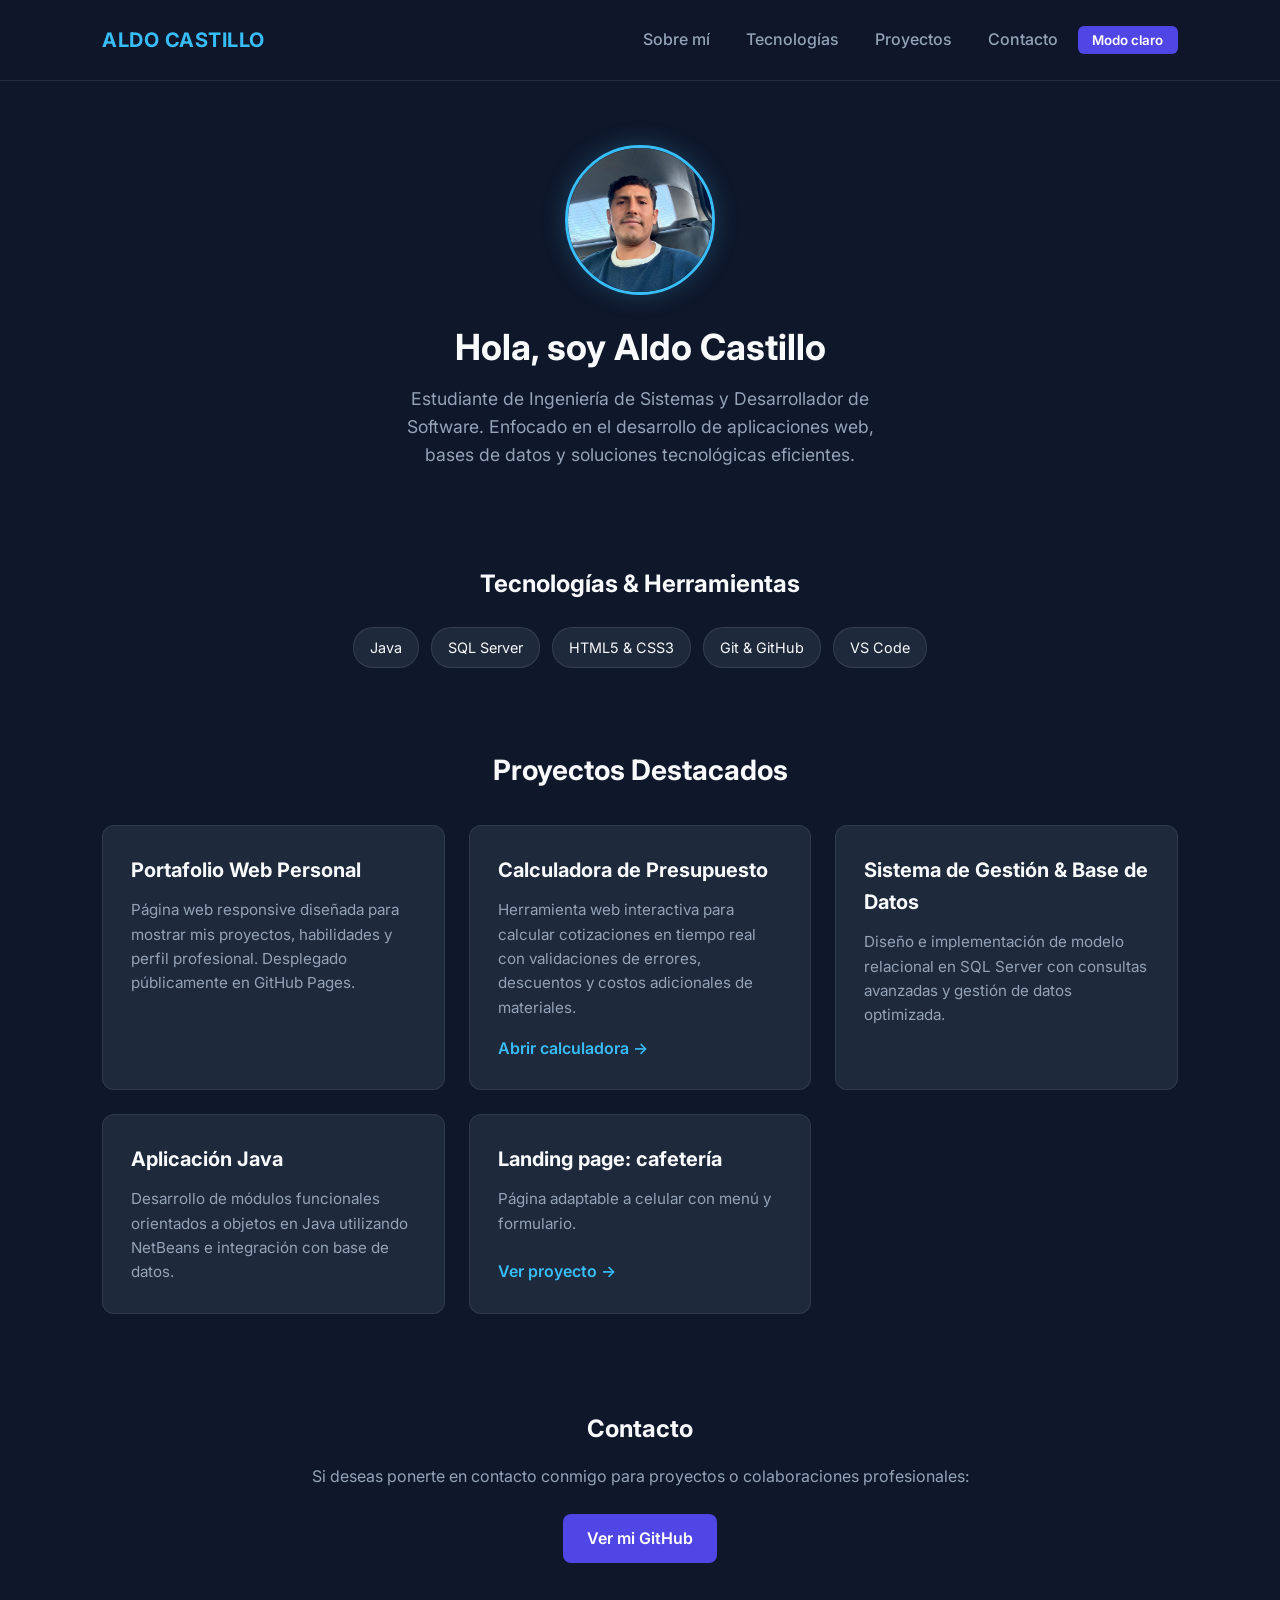
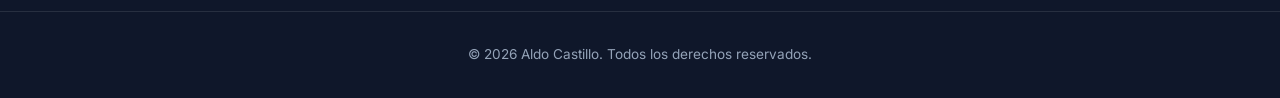
<file: index.html>
<!DOCTYPE html>
<html lang="es">
<head>
    <meta charset="UTF-8">
    <meta name="viewport" content="width=device-width, initial-scale=1.0">
    <title>Aldo Castillo | Portafolio</title>
    <link rel="stylesheet" href="style.css">
</head>
<body>

    <!-- Encabezado y Navegación -->
    <header>
        <div class="logo">ALDO CASTILLO</div>
        <nav>
            <a href="#sobre-mi">Sobre mí</a>
            <a href="#tecnologias">Tecnologías</a>
            <a href="#proyectos">Proyectos</a>
            <a href="#contacto">Contacto</a>
            <button id="btn-tema">Modo  claro</button>
        </nav>
    </header>

    <!-- Sección Principal -->
    <section id="sobre-mi" class="hero">
        <img src="foto.jpeg" alt="Foto de Aldo Castillo">
        <h2>Hola, soy Aldo Castillo</h2>
        <p>Estudiante de Ingeniería de Sistemas y Desarrollador de Software. Enfocado en el desarrollo de aplicaciones web, bases de datos y soluciones tecnológicas eficientes.</p>
    </section>

    <!-- Sección Tecnologías -->
    <section id="tecnologias" style="padding: 2rem 8%; text-align: center;">
        <h3 style="margin-bottom: 1.5rem; font-size: 1.5rem;">Tecnologías & Herramientas</h3>
        <div style="display: flex; flex-wrap: wrap; justify-content: center; gap: 0.75rem;">
            <span style="background: #1E293B; padding: 0.5rem 1rem; border-radius: 20px; font-size: 0.9rem; border: 1px solid rgba(255,255,255,0.1);">Java</span>
            <span style="background: #1E293B; padding: 0.5rem 1rem; border-radius: 20px; font-size: 0.9rem; border: 1px solid rgba(255,255,255,0.1);">SQL Server</span>
            <span style="background: #1E293B; padding: 0.5rem 1rem; border-radius: 20px; font-size: 0.9rem; border: 1px solid rgba(255,255,255,0.1);">HTML5 & CSS3</span>
            <span style="background: #1E293B; padding: 0.5rem 1rem; border-radius: 20px; font-size: 0.9rem; border: 1px solid rgba(255,255,255,0.1);">Git & GitHub</span>
            <span style="background: #1E293B; padding: 0.5rem 1rem; border-radius: 20px; font-size: 0.9rem; border: 1px solid rgba(255,255,255,0.1);">VS Code</span>
        </div>
    </section>

    <!-- Sección Proyectos -->
    <section id="proyectos" class="proyectos-container">
        <h3>Proyectos Destacados</h3>
        <div class="grid-proyectos">
            <div class="card">
                <h4>Portafolio Web Personal</h4>
                <p>Página web responsive diseñada para mostrar mis proyectos, habilidades y perfil profesional. Desplegado públicamente en GitHub Pages.</p>
            </div>
            <a href="./presupuesto/" class="card" style="text-decoration: none; color: inherit; display: flex; flex-direction: column; justify-content: space-between;">
                <div>
                    <h4>Calculadora de Presupuesto</h4>
                    <p>Herramienta web interactiva para calcular cotizaciones en tiempo real con validaciones de errores, descuentos y costos adicionales de materiales.</p>
                </div>
                <span class="card-btn" style="display: inline-block; margin-top: 1rem; color: var(--accent); font-weight: 600;">Abrir calculadora &rarr;</span>
            </a>
            <div class="card">
                <h4>Sistema de Gestión & Base de Datos</h4>
                <p>Diseño e implementación de modelo relacional en SQL Server con consultas avanzadas y gestión de datos optimizada.</p>
            </div>
            <div class="card">
                <h4>Aplicación Java</h4>
                <p>Desarrollo de módulos funcionales orientados a objetos en Java utilizando NetBeans e integración con base de datos.</p>
            </div>
            <a href="./cafeteria/" class="card" style="text-decoration: none; color: inherit; display: flex; flex-direction: column; justify-content: space-between;">
                <div>
                    <h4>Landing page: cafetería</h4>
                    <p>Página adaptable a celular con menú y formulario.</p>
                </div>
                <span class="card-btn" style="display: inline-block; margin-top: 1rem; color: var(--accent); font-weight: 600;">Ver proyecto &rarr;</span>
            </a>
        </div>
       
    </section>

    <!-- Sección Contacto (Protegiendo tu Privacidad) -->
    <section id="contacto" style="padding: 3rem 8%; text-align: center;">
        <h3 style="margin-bottom: 1rem; font-size: 1.5rem;">Contacto</h3>
        <p style="color: var(--text-secondary); margin-bottom: 1.5rem;">Si deseas ponerte en contacto conmigo para proyectos o colaboraciones profesionales:</p>
        <a href="https://github.com/iceiceicealdo-art" target="_blank" style="display: inline-block; background-color: var(--primary); color: white; padding: 0.75rem 1.5rem; border-radius: 8px; text-decoration: none; font-weight: 600;">Ver mi GitHub</a>
    </section>

    <!-- Pie de página -->
    <footer style="text-align: center; padding: 2rem; border-top: 1px solid rgba(255,255,255,0.1); color: var(--text-secondary); font-size: 0.85rem;">
        <p>&copy; 2026 Aldo Castillo. Todos los derechos reservados.</p>
    </footer>

      <script src="script.js"></script>


</body>
</html>
</file>
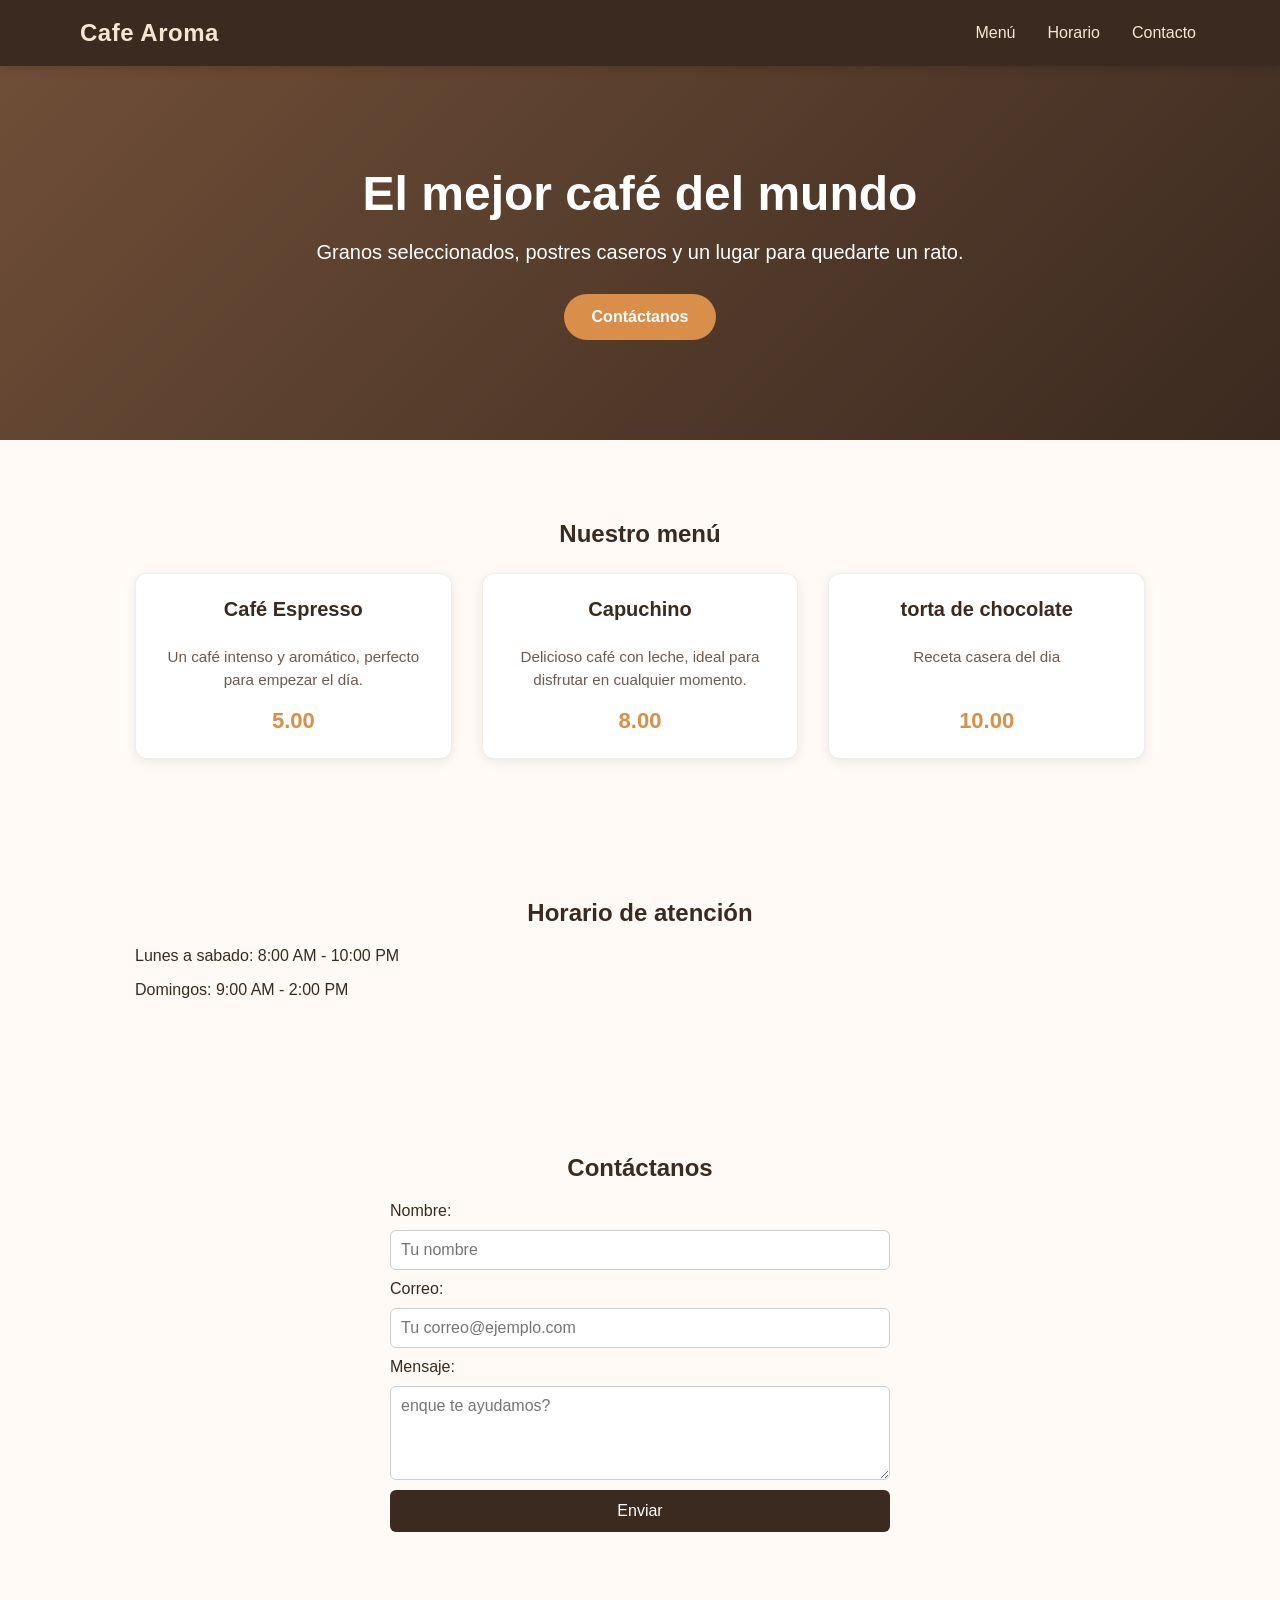
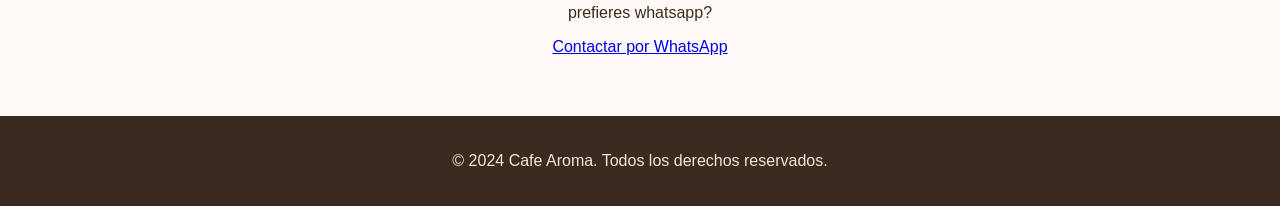
<file: cafeteria/index.html>
<!DOCTYPE html>
<html lang="es">
<head>
    <meta charset="UTF-8">
    <meta name="viewport" content="width=device-width, initial-scale=1.0">
    <title>Cafe Aroma</title>
    <link rel="stylesheet" href="style.css">
</head>
<body>  
    <header class="barra">
        <h2 class="logo">Cafe Aroma</h2>
        <nav>
            <a href="#menu">Menú</a>
            <a href="#horario">Horario</a>
            <a href="#contacto">Contacto</a>
        </nav>
    </header>       

    <section class="hero">
        <h1>El mejor café del mundo</h1>
        <p>Granos seleccionados, postres caseros y un lugar para quedarte un rato.</p>
        <a class="boton btn" href="#contacto">Contáctanos</a>
    </section>

<main>

<section id="menu" class="seccion">
    <h2> Nuestro menú</h2>
    <div class="platos">
        <div class="plato">
            <h3>Café Espresso</h3>
            <p>Un café intenso y aromático, perfecto para empezar el día.</p>
        <span class="precio">5.00</span>
        </div>
        <div class="plato">
            <h3>Capuchino</h3>
            <p>Delicioso café con leche, ideal para disfrutar en cualquier momento.</p>
            <span class="precio">8.00</span>
        </div>
        <div class="plato">
            <h3>torta de chocolate</h3>
            <p>Receta casera del dia </p> 
            <span class="precio">10.00</span> 
        
        </div>
    </div>
</section>

<section id="horario" class="seccion">
    <h2>Horario de atención</h2>
    <p class="horario">Lunes a sabado: 8:00 AM - 10:00 PM</p>
    <p class="horario">Domingos: 9:00 AM - 2:00 PM</p>

</section>

<section id="contacto" class="seccion">
    <h2>Contáctanos</h2>
    <form id="formulario">
<label for="nombre">Nombre:</label>
<input type="text" id="nombre" placeholder="Tu nombre">

<label for="correo">Correo:</label>
<input type="email" id="correo" placeholder="Tu correo@ejemplo.com">

<label for="mensaje">Mensaje:</label>
<textarea id="mensaje" rows="4" placeholder="enque te ayudamos?"></textarea>

<button type="submit">Enviar</button>
<p id="respuesta"></p>
</form> 

<div class="centro">
    <p>prefieres whatsapp?</p>  
    <a href="https://wa.me/1234567890" target="_blank">Contactar por WhatsApp</a>
</div>
</section>  
</main> 

<footer>
    <p>&copy; 2024 Cafe Aroma. Todos los derechos reservados.</p>
</footer>

<script src="script.js"></script>
</body>
</html>
</file>
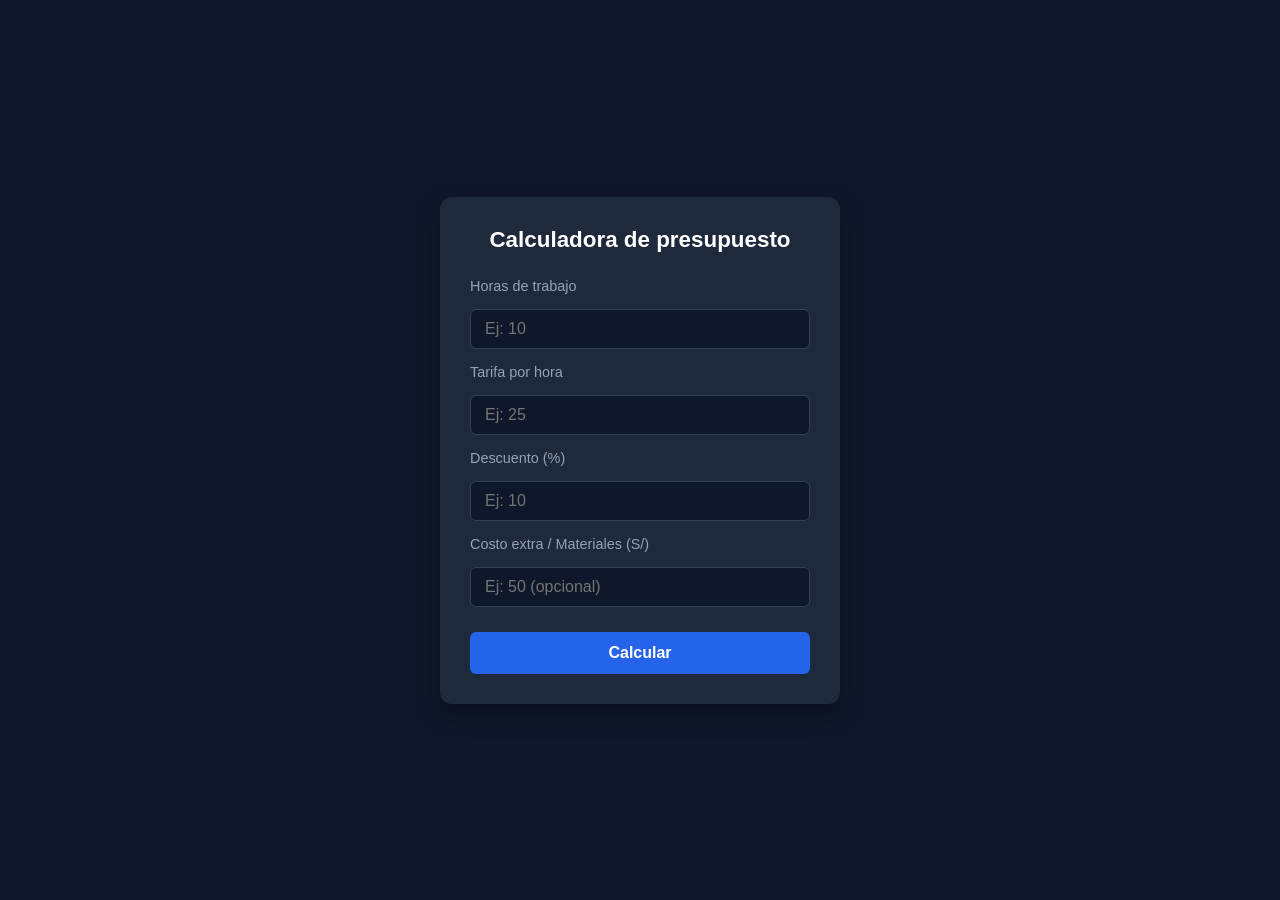
<file: presupuesto/index.html>
<!DOCTYPE html>
<html lang="es">
<head>
    <meta charset="UTF-8">
    <meta name="viewport" content="width=device-width, initial-scale=1.0">
    <title>Calculadora de Presupuesto</title>
    <link rel="stylesheet" href="style.css">
</head>
<body>
    <main>
        <section>
            <div class="calculadora">
                <h2>Calculadora de presupuesto</h2>
                
                <label for="horas">Horas de trabajo</label>
                <input type="number" id="horas" placeholder="Ej: 10" step="any">

                <label for="tarifa">Tarifa por hora</label>
                <input type="number" id="tarifa" placeholder="Ej: 25" step="any">

                <label for="descuento">Descuento (%)</label>
                <input type="number" id="descuento" placeholder="Ej: 10">

                <label for="materiales">Costo extra / Materiales (S/)</label>
                <input type="number" id="materiales" placeholder="Ej: 50 (opcional)">

                <button id="btn-calcular">Calcular</button>
                <div id="mensaje-error" class="error-msg" style="display: none;"></div>
                <div id="resultado" style="display: none;"></div>
            </div>
        </section>
    </main>

    <script src="script.js?v=2"></script>
</body>
</html>
</file>
<file: style.css>
/* Importar fuente moderna desde Google Fonts */
@import url('https://fonts.googleapis.com/css2?family=Inter:wght@300;400;600;700&display=swap');

:root {
    --primary: #4F46E5;        /* Azul violeta moderno */
    --primary-hover: #4338CA;  /* Tono más oscuro al pasar el cursor */
    --bg-main: #0F172A;        /* Fondo oscuro elegante */
    --bg-card: #1E293B;        /* Fondo de las tarjetas de proyectos */
    --text-primary: #F8FAFC;   /* Texto principal claro */
    --text-secondary: #94A3B8; /* Texto secundario suave */
    --accent: #38BDF8;        /* Azul cian para detalles destacados */
}

* {
    margin: 0;
    padding: 0;
    box-sizing: border-box;
    font-family: 'Inter', system-ui, -apple-system, sans-serif;
}

body {
    background-color: var(--bg-main);
    color: var(--text-primary);
    line-height: 1.6;
}

/* Header & Navegación */
header {
    display: flex;
    justify-content: space-between;
    align-items: center;
    padding: 1.5rem 8%;
    background-color: rgba(15, 23, 42, 0.8);
    backdrop-filter: blur(10px);
    position: sticky;
    top: 0;
    z-index: 100;
    border-bottom: 1px solid rgba(255, 255, 255, 0.1);
}

header h1, header .logo {
    font-size: 1.25rem;
    font-weight: 700;
    color: var(--accent);
    letter-spacing: 0.5px;
}

nav a {
    color: var(--text-secondary);
    text-decoration: none;
    margin-left: 2rem;
    font-weight: 500;
    transition: color 0.3s ease;
}

nav a:hover {
    color: var(--text-primary);
}

/* Sección Principal / Hero */
.hero, section:first-of-type {
    display: flex;
    flex-direction: column;
    align-items: center;
    justify-content: center;
    text-align: center;
    padding: 4rem 2rem;
}

.hero img, img[src*="foto"] {
    width: 150px;
    height: 150px;
    border-radius: 50%;
    object-fit: cover;
    border: 3px solid var(--accent);
    box-shadow: 0 0 25px rgba(56, 189, 248, 0.25);
    margin-bottom: 1.5rem;
}

.hero h2, section:first-of-type h2 {
    font-size: 2.25rem;
    font-weight: 700;
    margin-bottom: 0.5rem;
}

.hero p, section:first-of-type p {
    color: var(--text-secondary);
    font-size: 1.1rem;
    max-width: 500px;
}

/* Sección Proyectos */
#proyectos, .proyectos-container {
    padding: 3rem 8%;
}

#proyectos h3, .proyectos-container h2 {
    font-size: 1.75rem;
    margin-bottom: 2rem;
    color: var(--text-primary);
    text-align: center;
}

/* Grid de tarjetas */
.grid-proyectos, section#proyectos > div {
    display: grid;
    grid-template-columns: repeat(auto-fit, minmax(280px, 1fr));
    gap: 1.5rem;
}

/* Estilo individual de tarjeta */
.card, .grid-proyectos > div, section#proyectos > div > div {
    background-color: var(--bg-card);
    border: 1px solid rgba(255, 255, 255, 0.08);
    border-radius: 12px;
    padding: 1.75rem;
    transition: transform 0.3s ease, box-shadow 0.3s ease;
}

.card:hover, .grid-proyectos > div:hover {
    transform: translateY(-5px);
    box-shadow: 0 10px 20px rgba(0, 0, 0, 0.4);
    border-color: var(--primary);
}

.card h4, .card h3 {
    color: var(--text-primary);
    font-size: 1.25rem;
    margin-bottom: 0.75rem;
}

.card p {
    color: var(--text-secondary);
    font-size: 0.95rem;
}

/* Adaptación para pantallas móviles */
@media (max-width: 768px) {
    header {
        flex-direction: column;
        gap: 1rem;
    }
    
    nav a {
        margin: 0 0.75rem;
    }
}
/* Estilo del botón en el menú */
#btn-tema {
    background-color: var(--primary);
    color: #ffffff;
    border: none;
    padding: 0.4rem 0.9rem;
    border-radius: 6px;
    cursor: pointer;
    font-weight: 600;
    margin-left: 1rem;
    transition: background-color 0.3s ease;
}

#btn-tema:hover {
    background-color: var(--primary-hover);
}

/* --- MODO CLARO COMPLETO --- */
body.modo-claro {
    background-color: #F8FAFC !important;
    color: #0F172A !important;
}

/* Cambiar encabezado y navegación */
body.modo-claro header {
    background-color: rgba(255, 255, 255, 0.95) !important;
    border-bottom: 1px solid #E2E8F0 !important;
}

body.modo-claro nav a {
    color: #334155 !important;
}

body.modo-claro nav a:hover {
    color: #0F172A !important;
}

/* Cambiar textos de la sección Hero / Sobre mí */
body.modo-claro .hero h2,
body.modo-claro h2,
body.modo-claro h3,
body.modo-claro h4 {
    color: #0F172A !important;
}

body.modo-claro .hero p,
body.modo-claro p {
    color: #475569 !important;
}

/* Cambiar tarjetas de proyectos */
body.modo-claro .card {
    background-color: #FFFFFF !important;
    border: 1px solid #E2E8F0 !important;
    box-shadow: 0 4px 12px rgba(0, 0, 0, 0.05) !important;
}

body.modo-claro a.card .card-btn {
    color: var(--primary) !important;
}

/* Cambiar etiquetas de tecnologías */
body.modo-claro #tecnologias span {
    background-color: #E2E8F0 !important;
    color: #1E293B !important;
    border: 1px solid #CBD5E1 !important;
}

/* Cambiar el pie de página */
body.modo-claro footer {
    border-top: 1px solid #E2E8F0 !important;
    color: #64748B !important;
}
</file>
<file: cafeteria/style.css>
* {
  box-sizing: border-box;
}

html {
  scroll-behavior: smooth;
}

body {
  font-family: Arial, sans-serif;
  margin: 0;
  color: #3b2a20;
  background-color: #fffaf5;
}

.barra {
  display: flex;
  justify-content: space-between;
  align-items: center;
  padding: 16px 40px;
  background-color: #3b2a20;
  position: sticky;
  top: 0;
  z-index: 100;
  box-shadow: 0 2px 10px rgba(0, 0, 0, 0.15);
}

.logo {
  color: #f5e6d3;
  margin: 0;
  font-size: 1.5rem;
  letter-spacing: 0.5px;
}

.barra nav {
  display: flex;
  align-items: center;
}

.barra nav a {
  color: #f5e6d3;
  text-decoration: none;
  margin-left: 24px;
  font-weight: 500;
  font-size: 1rem;
  transition: color 0.2s ease;
  padding: 6px 4px;
}

.barra nav a:hover {
  color: #d98e4a;
  text-decoration: none;
}

.hero {
  text-align: center;
  padding: 100px 20px;
  background: linear-gradient(135deg, #6f4e37, #3b2a20);
  color: white;
}

.hero h1 {
  font-size: 48px;
  margin: 0 0 16px;
}

.hero p {
  font-size: 20px;
  margin-bottom: 30px;
}

.boton,
.btn {
  display: inline-block;
  background-color: #d98e4a;
  color: white;
  padding: 14px 28px;
  border-radius: 30px;
  text-decoration: none;
  font-weight: bold;
  transition: background-color 0.2s;
}

.boton:hover,
.btn:hover {
  background-color: #c07a3a;
}

.seccion {
  max-width: 900px;
  margin: 0 auto;
  padding: 50px 20px;
}

.seccion h2 {
  text-align: center;
}

.centro {
  text-align: center;
}

.platos {
  display: grid;
  grid-template-columns: repeat(auto-fit, minmax(250px, 1fr));
  gap: 25px;
  margin-top: 25px;
}

.plato {
  background-color: white;
  padding: 24px 20px;
  border-radius: 12px;
  box-shadow: 0 3px 12px rgba(0, 0, 0, 0.08);
  text-align: center;
  display: flex;
  flex-direction: column;
  justify-content: space-between;
  border: 1px solid rgba(111, 78, 55, 0.1);
  transition: transform 0.3s ease, box-shadow 0.3s ease;
}

.plato:hover {
  transform: translateY(-5px);
  box-shadow: 0 10px 24px rgba(111, 78, 55, 0.18);
}

.plato h3 {
  margin: 0 0 10px;
  color: #3b2a20;
  font-size: 1.25rem;
}

.plato p {
  color: #6b5b52;
  font-size: 0.95rem;
  line-height: 1.5;
  margin-bottom: 16px;
  flex-grow: 1;
}

.precio {
  font-weight: bold;
  font-size: 22px;
  color: #d98e4a;
  display: block;
}

form {
  display: flex;
  flex-direction: column;
  gap: 10px;
  max-width: 500px;
  margin: 0 auto 30px;
}

form input,
form textarea {
  padding: 10px;
  border: 1px solid #cccccc;
  border-radius: 6px;
  font-size: 16px;
  font-family: inherit;
}

form button {
  padding: 12px;
  background-color: #3b2a20;
  color: white;
  border: none;
  border-radius: 6px;
  font-size: 16px;
  cursor: pointer;
}

#respuesta {
  font-weight: bold;
}

.error {
  color: #c0392b;
}

.exito {
  color: #2e7d32;
}

footer {
  text-align: center;
  padding: 20px;
  background-color: #3b2a20;
  color: #f5e6d3;
}

/* Mensaje flotante de confirmación (Toast) */
.mensaje-flotante {
  position: fixed;
  bottom: 25px;
  right: 25px;
  background-color: #3b2a20;
  color: #fffaf5;
  border-left: 5px solid #d98e4a;
  padding: 16px 22px;
  border-radius: 8px;
  box-shadow: 0 10px 25px rgba(0, 0, 0, 0.25);
  display: flex;
  align-items: center;
  gap: 12px;
  font-size: 15px;
  font-weight: 500;
  z-index: 1000;
  opacity: 0;
  transform: translateY(20px);
  transition: opacity 0.3s ease, transform 0.3s ease;
  max-width: 90vw;
}

.mensaje-flotante.visible {
  opacity: 1;
  transform: translateY(0);
}

.mensaje-flotante .icono {
  font-size: 22px;
}

/* --- RESPONSIVE MEDIA QUERIES --- */

/* Pantallas grandes y Laptops (1024px o más) */
@media (min-width: 1024px) {
  .barra {
    padding: 18px 80px;
  }

  .seccion {
    max-width: 1050px;
    padding: 60px 20px;
  }

  .platos {
    grid-template-columns: repeat(3, 1fr);
    gap: 30px;
  }
}

/* Tablets y pantallas medianas (hasta 768px) */
@media (max-width: 768px) {
  .barra {
    padding: 14px 24px;
  }

  .barra nav a {
    margin-left: 16px;
  }

  .platos {
    grid-template-columns: repeat(auto-fit, minmax(220px, 1fr));
    gap: 20px;
  }
}

/* Celulares / Móviles (hasta 600px) */
@media (max-width: 600px) {
  /* Menú de navegación en móviles */
  .barra {
    flex-direction: column;
    gap: 12px;
    padding: 14px 16px;
    text-align: center;
  }

  .barra nav {
    width: 100%;
    justify-content: center;
    flex-wrap: wrap;
    gap: 8px;
  }

  .barra nav a {
    margin: 0;
    padding: 8px 14px;
    background: rgba(245, 230, 211, 0.1);
    border-radius: 20px;
    font-size: 0.95rem;
  }

  .barra nav a:hover {
    background: rgba(217, 142, 74, 0.25);
  }

  /* Sección Hero en móviles */
  .hero {
    padding: 50px 16px;
  }

  .hero h1 {
    font-size: 28px;
    line-height: 1.25;
  }

  .hero p {
    font-size: 16px;
    margin-bottom: 24px;
  }

  /* Menú de platos / productos en móviles (1 columna completa para máxima legibilidad) */
  .seccion {
    padding: 40px 16px;
  }

  .platos {
    grid-template-columns: 1fr;
    gap: 16px;
    margin-top: 20px;
  }

  .plato {
    padding: 20px 16px;
  }

  /* Formulario en móviles (evita zoom involuntario con font-size: 16px) */
  form {
    padding: 0 4px;
  }

  form input,
  form textarea {
    font-size: 16px;
  }

  /* Mensaje flotante centrado en móviles */
  .mensaje-flotante {
    right: 15px;
    bottom: 15px;
    left: 15px;
    justify-content: center;
    text-align: center;
    font-size: 14px;
    padding: 14px 18px;
  }
}
</file>
<file: presupuesto/style.css>
* {
    margin: 0;
    padding: 0;
    box-sizing: border-box;
    font-family: 'Segoe UI', Tahoma, Geneva, Verdana, sans-serif;
}

body {
    background-color: #0f172a;
    color: #f8fafc;
    display: flex;
    justify-content: center;
    align-items: center;
    min-height: 100vh;
    padding: 20px;
}

main {
    width: 100%;
    max-width: 400px;
}

.calculadora {
    background: #1e293b;
    padding: 30px;
    border-radius: 12px;
    box-shadow: 0 10px 25px rgba(0, 0, 0, 0.3);
    display: flex;
    flex-direction: column;
    gap: 15px;
}

.calculadora h2 {
    font-size: 1.4rem;
    text-align: center;
    margin-bottom: 10px;
    color: #ffffff;
}

label {
    font-size: 0.9rem;
    color: #94a3b8;
}

input {
    width: 100%;
    padding: 10px 14px;
    border-radius: 6px;
    border: 1px solid #334155;
    background-color: #0f172a;
    color: #ffffff;
    font-size: 1rem;
    outline: none;
    transition: border-color 0.2s;
}

input:focus {
    border-color: #3b82f6;
}

button {
    margin-top: 10px;
    padding: 12px;
    background-color: #2563eb;
    color: white;
    border: none;
    border-radius: 6px;
    font-size: 1rem;
    font-weight: bold;
    cursor: pointer;
    transition: background-color 0.2s;
}

button:hover {
    background-color: #1d4ed8;
}

#resultado {
    margin-top: 10px;
    padding: 14px;
    background-color: #0f172a;
    border: 1px solid #334155;
    border-radius: 6px;
    color: #e2e8f0;
    font-size: 0.95rem;
}

.desglose-linea {
    display: flex;
    justify-content: space-between;
    margin-bottom: 6px;
    color: #94a3b8;
}

.desglose-linea strong {
    color: #f1f5f9;
}

.desglose-separador {
    border: 0;
    border-top: 1px solid #334155;
    margin: 8px 0;
}

.desglose-total {
    text-align: center;
    color: #38bdf8;
    font-size: 1.15rem;
    padding-top: 4px;
}

.error-msg {
    margin-top: 10px;
    padding: 12px;
    background-color: rgba(239, 68, 68, 0.15);
    border: 1px solid #ef4444;
    border-radius: 6px;
    color: #fca5a5;
    font-size: 0.9rem;
    font-weight: 500;
    text-align: center;
}
</file>
